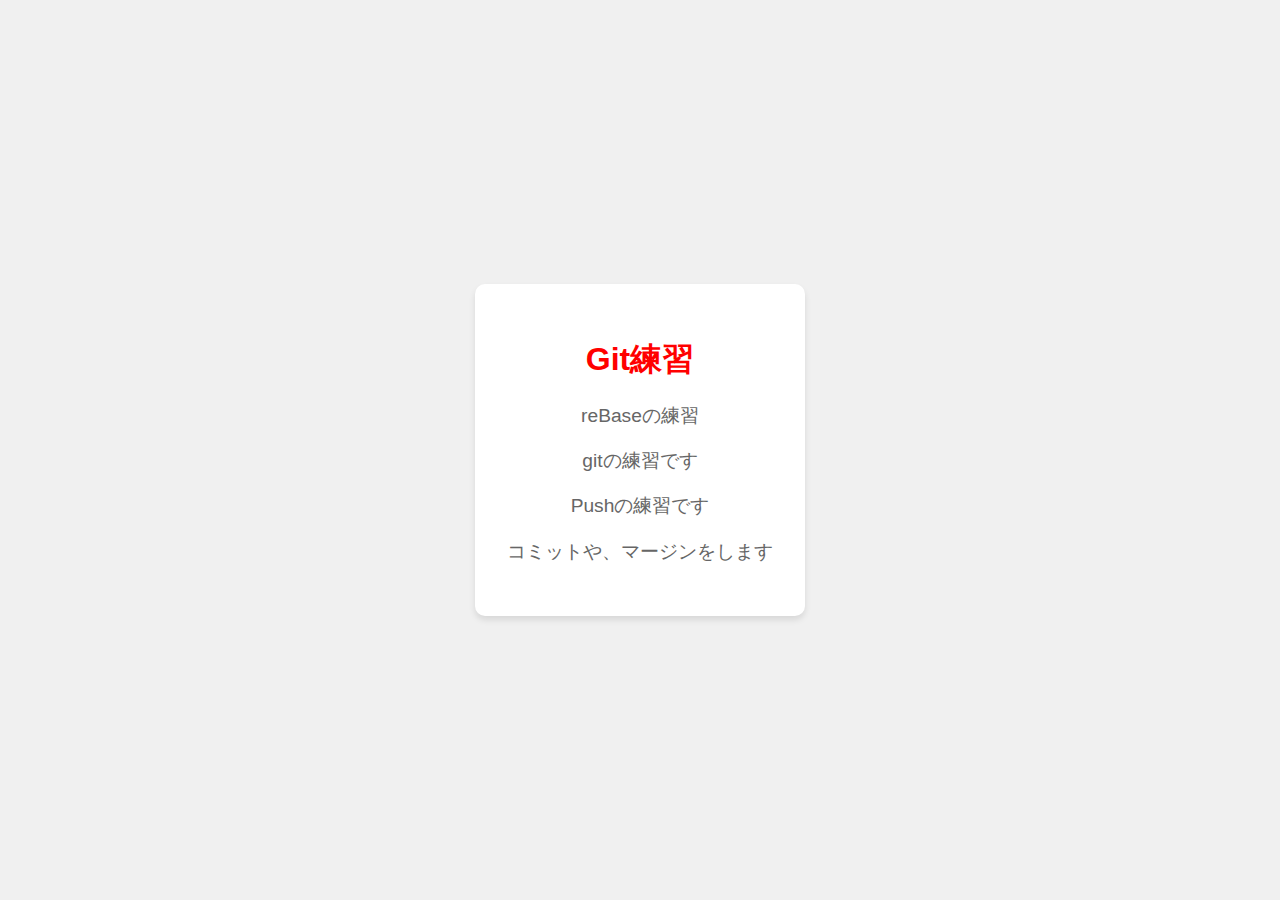
<file: index.html>
<!DOCTYPE html>
<html lang="ja">
<head>
    <meta charset="UTF-8">
    <meta name="viewport" content="width=device-width, initial-scale=1.0">
    <title>Gitとブランチの練習</title>
    <link rel="stylesheet" href="style.css">
    <style>
        body {
            font-family: 'Arial', sans-serif;
            display: flex;
            justify-content: center;
            align-items: center;
            height: 100vh;
            margin: 0;
            background-color: #f0f0f0;
        }
        .container {
            text-align: center;
            padding: 2rem;
            background-color: white;
            border-radius: 10px;
            box-shadow: 0 4px 6px rgba(0, 0, 0, 0.1);
        }
        p {
            color: #666;
            font-size: 1.2rem;
        }
    </style>
</head>
<body>
    <div class="container">
        <h1>Git練習</h1>
        <p>reBaseの練習</p>
        <p>gitの練習です</p>
        <p>Pushの練習です</p>
        <p>コミットや、マージンをします</p>
    </div>
</body>
</html>
</file>
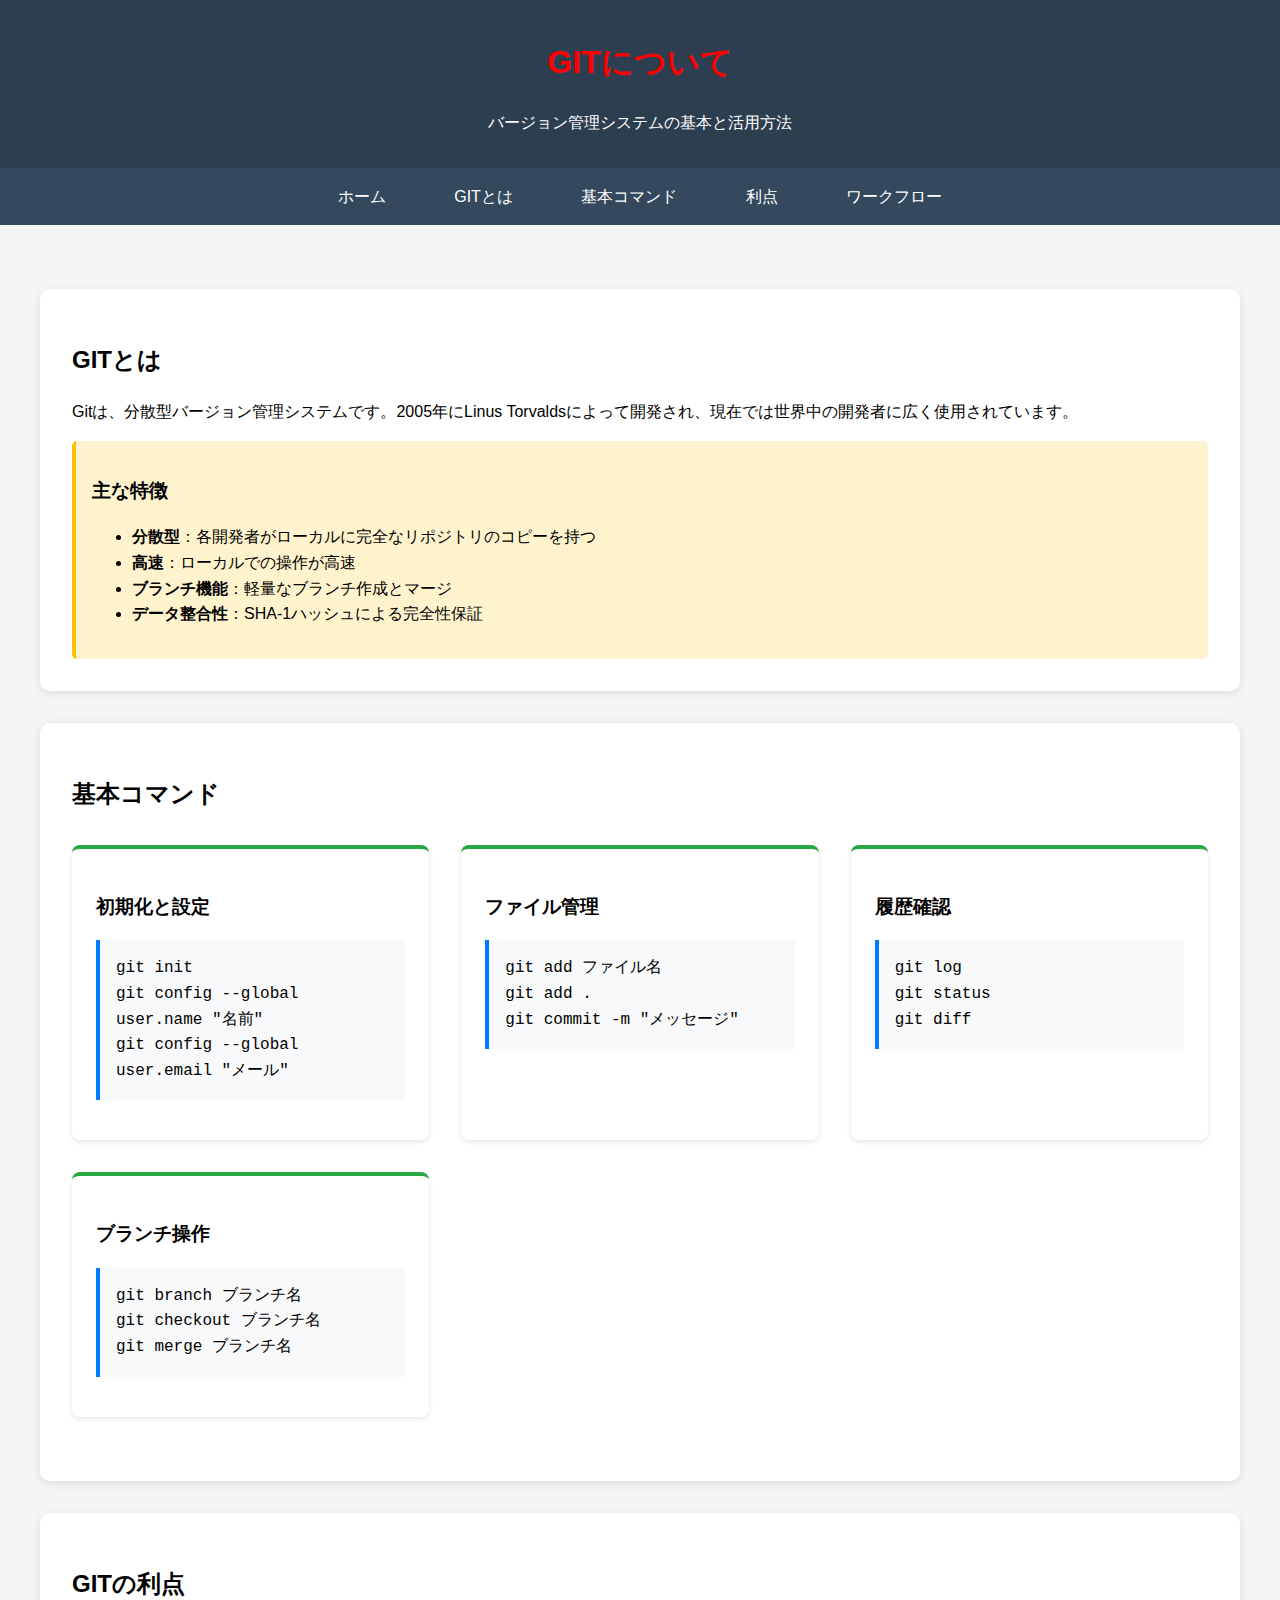
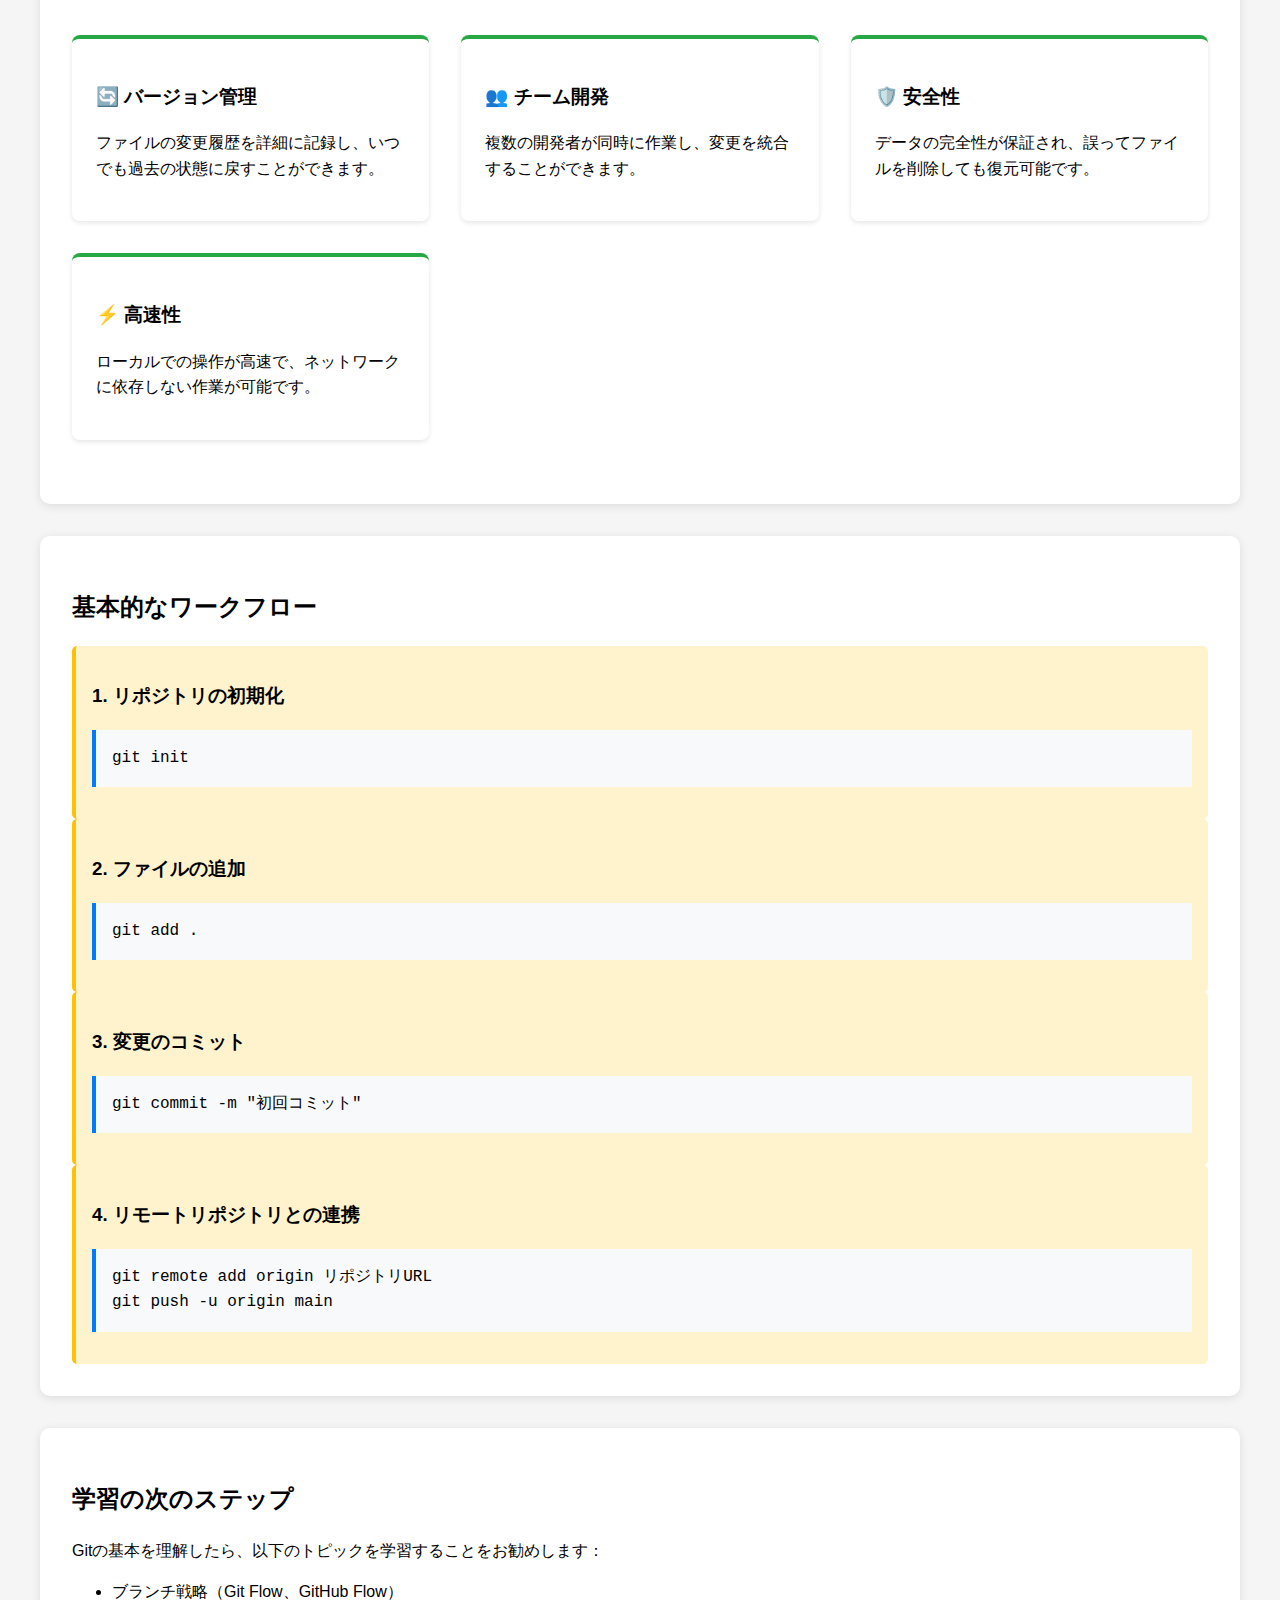
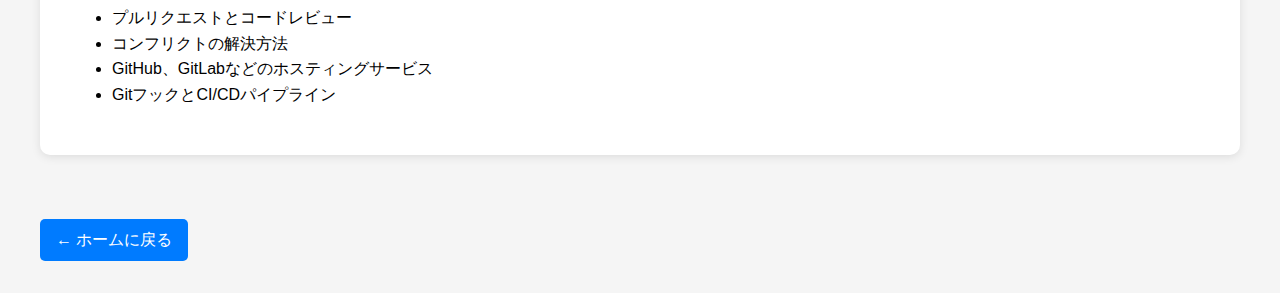
<file: about.html>
<!DOCTYPE html>
<html lang="ja">
<head>
    <meta charset="UTF-8">
    <meta name="viewport" content="width=device-width, initial-scale=1.0">
    <title>GITについて - バージョン管理システム</title>
    <link rel="stylesheet" href="style.css">
    <style>
        body {
            font-family: 'Arial', sans-serif;
            margin: 0;
            background-color: #f5f5f5;
            line-height: 1.6;
        }
        .header {
            background-color: #2c3e50;
            color: white;
            padding: 1rem 0;
            text-align: center;
        }
        .nav {
            background-color: #34495e;
            padding: 1rem 0;
            text-align: center;
        }
        .nav a {
            color: white;
            text-decoration: none;
            margin: 0 1rem;
            padding: 0.5rem 1rem;
            border-radius: 5px;
            transition: background-color 0.3s;
        }
        .nav a:hover {
            background-color: #2c3e50;
        }
        .container {
            max-width: 1200px;
            margin: 0 auto;
            padding: 2rem;
        }
        .section {
            background-color: white;
            margin: 2rem 0;
            padding: 2rem;
            border-radius: 10px;
            box-shadow: 0 2px 10px rgba(0, 0, 0, 0.1);
        }
        .command-box {
            background-color: #f8f9fa;
            border-left: 4px solid #007bff;
            padding: 1rem;
            margin: 1rem 0;
            font-family: 'Courier New', monospace;
        }
        .highlight {
            background-color: #fff3cd;
            padding: 1rem;
            border-radius: 5px;
            border-left: 4px solid #ffc107;
        }
        .grid {
            display: grid;
            grid-template-columns: repeat(auto-fit, minmax(300px, 1fr));
            gap: 2rem;
            margin: 2rem 0;
        }
        .card {
            background-color: white;
            padding: 1.5rem;
            border-radius: 8px;
            box-shadow: 0 2px 5px rgba(0, 0, 0, 0.1);
            border-top: 4px solid #28a745;
        }
        .back-link {
            display: inline-block;
            margin-top: 2rem;
            padding: 0.5rem 1rem;
            background-color: #007bff;
            color: white;
            text-decoration: none;
            border-radius: 5px;
            transition: background-color 0.3s;
        }
        .back-link:hover {
            background-color: #0056b3;
        }
    </style>
</head>
<body>
    <div class="header">
        <h1>GITについて</h1>
        <p>バージョン管理システムの基本と活用方法</p>
    </div>
    
    <div class="nav">
        <a href="index.html">ホーム</a>
        <a href="#what-is-git">GITとは</a>
        <a href="#basic-commands">基本コマンド</a>
        <a href="#benefits">利点</a>
        <a href="#workflow">ワークフロー</a>
    </div>

    <div class="container">
        <div class="section" id="what-is-git">
            <h2>GITとは</h2>
            <p>Gitは、分散型バージョン管理システムです。2005年にLinus Torvaldsによって開発され、現在では世界中の開発者に広く使用されています。</p>
            
            <div class="highlight">
                <h3>主な特徴</h3>
                <ul>
                    <li><strong>分散型</strong>：各開発者がローカルに完全なリポジトリのコピーを持つ</li>
                    <li><strong>高速</strong>：ローカルでの操作が高速</li>
                    <li><strong>ブランチ機能</strong>：軽量なブランチ作成とマージ</li>
                    <li><strong>データ整合性</strong>：SHA-1ハッシュによる完全性保証</li>
                </ul>
            </div>
        </div>

        <div class="section" id="basic-commands">
            <h2>基本コマンド</h2>
            
            <div class="grid">
                <div class="card">
                    <h3>初期化と設定</h3>
                    <div class="command-box">
                        git init<br>
                        git config --global user.name "名前"<br>
                        git config --global user.email "メール"
                    </div>
                </div>
                
                <div class="card">
                    <h3>ファイル管理</h3>
                    <div class="command-box">
                        git add ファイル名<br>
                        git add .<br>
                        git commit -m "メッセージ"
                    </div>
                </div>
                
                <div class="card">
                    <h3>履歴確認</h3>
                    <div class="command-box">
                        git log<br>
                        git status<br>
                        git diff
                    </div>
                </div>
                
                <div class="card">
                    <h3>ブランチ操作</h3>
                    <div class="command-box">
                        git branch ブランチ名<br>
                        git checkout ブランチ名<br>
                        git merge ブランチ名
                    </div>
                </div>
            </div>
        </div>

        <div class="section" id="benefits">
            <h2>GITの利点</h2>
            
            <div class="grid">
                <div class="card">
                    <h3>🔄 バージョン管理</h3>
                    <p>ファイルの変更履歴を詳細に記録し、いつでも過去の状態に戻すことができます。</p>
                </div>
                
                <div class="card">
                    <h3>👥 チーム開発</h3>
                    <p>複数の開発者が同時に作業し、変更を統合することができます。</p>
                </div>
                
                <div class="card">
                    <h3>🛡️ 安全性</h3>
                    <p>データの完全性が保証され、誤ってファイルを削除しても復元可能です。</p>
                </div>
                
                <div class="card">
                    <h3>⚡ 高速性</h3>
                    <p>ローカルでの操作が高速で、ネットワークに依存しない作業が可能です。</p>
                </div>
            </div>
        </div>

        <div class="section" id="workflow">
            <h2>基本的なワークフロー</h2>
            
            <div class="highlight">
                <h3>1. リポジトリの初期化</h3>
                <div class="command-box">
                    git init
                </div>
            </div>
            
            <div class="highlight">
                <h3>2. ファイルの追加</h3>
                <div class="command-box">
                    git add .
                </div>
            </div>
            
            <div class="highlight">
                <h3>3. 変更のコミット</h3>
                <div class="command-box">
                    git commit -m "初回コミット"
                </div>
            </div>
            
            <div class="highlight">
                <h3>4. リモートリポジトリとの連携</h3>
                <div class="command-box">
                    git remote add origin リポジトリURL<br>
                    git push -u origin main
                </div>
            </div>
        </div>

        <div class="section">
            <h2>学習の次のステップ</h2>
            <p>Gitの基本を理解したら、以下のトピックを学習することをお勧めします：</p>
            <ul>
                <li>ブランチ戦略（Git Flow、GitHub Flow）</li>
                <li>プルリクエストとコードレビュー</li>
                <li>コンフリクトの解決方法</li>
                <li>GitHub、GitLabなどのホスティングサービス</li>
                <li>GitフックとCI/CDパイプライン</li>
            </ul>
        </div>

        <a href="index.html" class="back-link">← ホームに戻る</a>
    </div>
</body>
</html>
</file>
<file: style.css>
h1 {
    color: red;
}
</file>
